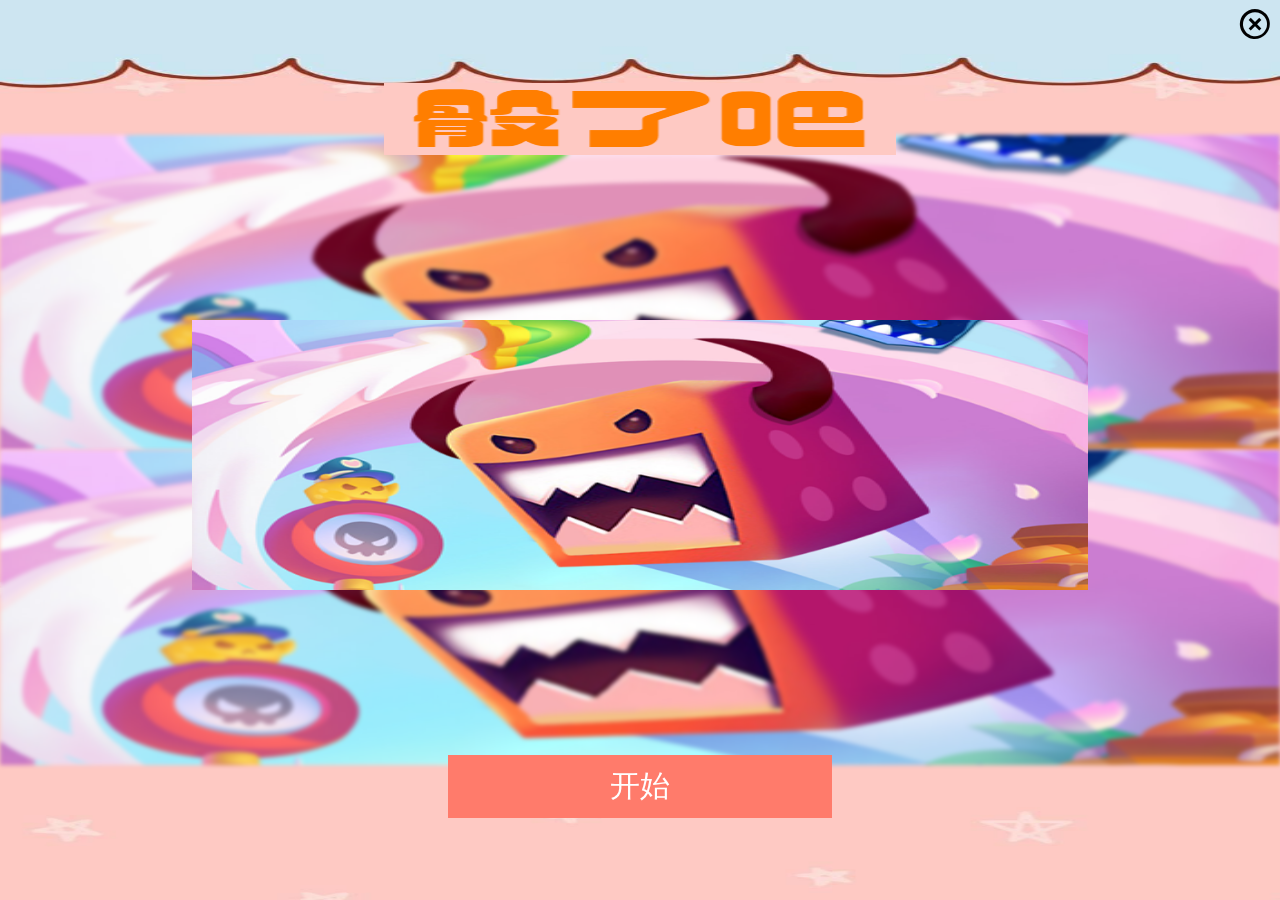
<file: index.html>
<!DOCTYPE html>
<html lang="en">

<head>
    <meta charset="UTF-8">
    <meta http-equiv="X-UA-Compatible" content="IE=edge">
    <meta name="viewport" content="width=device-width, initial-scale=1.0">
    <title>Document</title>
    <link rel="stylesheet" href="commom.css">
    <script src="js/jquery.min.js"></script>
    <style>
        .bbgpic {
            position: absolute;
            top: 0px;
            left: 0px;
            z-index: -1;
            height: 100%;
            width: 100%;
        }

        .bbgpic img {
            height: 100%;
            width: 100%;
        }

        .index {
            height: 100%;
            width: 100%;
            display: flex;
            flex-direction: column;
            justify-content: space-around;
            align-items: center;
        }

        .pic {
            width: 70%;
            height: 30%;
        }

        .pic img {
            height: 100%;
            width: 100%;
        }

        .bgpic {
            z-index: -1;
            position: absolute;
            top: 50%;
            left: 50%;
            transform: translate(-50%, -50%);
            width: 100%;
            height: 70%;
        }

        .bgpic img {
            width: 100%;
            height: 50%;
            filter: blur(2px);
        }

        .btn {
            width: 30%;
            height: 7%;
            background-color: rgb(255, 123, 107);

        }

        .btn button {
            color: #fff;
            height: 100%;
            width: 100%;
            font-size: 30px;
        }

        .name {
            width: 40%;
            height: 8%;
        }

        .name img {
            height: 100%;
            width: 100%;
        }

        .quit {
            position: absolute;
            top: 10px;
            right: 10px;
            font-family: 'icomoon';
            font-size: 30px;
        }
    </style>
</head>

<body>
    <div class="bbgpic">
        <img src="images/背景.jpg" alt="">
    </div>
    <div class="quit"></div>
    <div class="index">
        <div class="name">
            <img src="images/title.png" alt="">
        </div>
        <div class="pic">
            <img src="images/骰子背景2.jpeg" alt="">
            <!-- <img src="images/骰子背景2.jpeg" alt=""> -->
        </div>
        <div class="btn">
            <button>开始</button>
        </div>
        <div class="bgpic">
            <img src="images/骰子背景2.jpeg" alt="">
            <img src="images/骰子背景2.jpeg" alt="">
        </div>
    </div>
    <script>
        var btn = $(".btn")
        btn.on("touchend", function () {
            window.location.href = "mode.html"
        })
    </script>
</body>

</html>
</file>
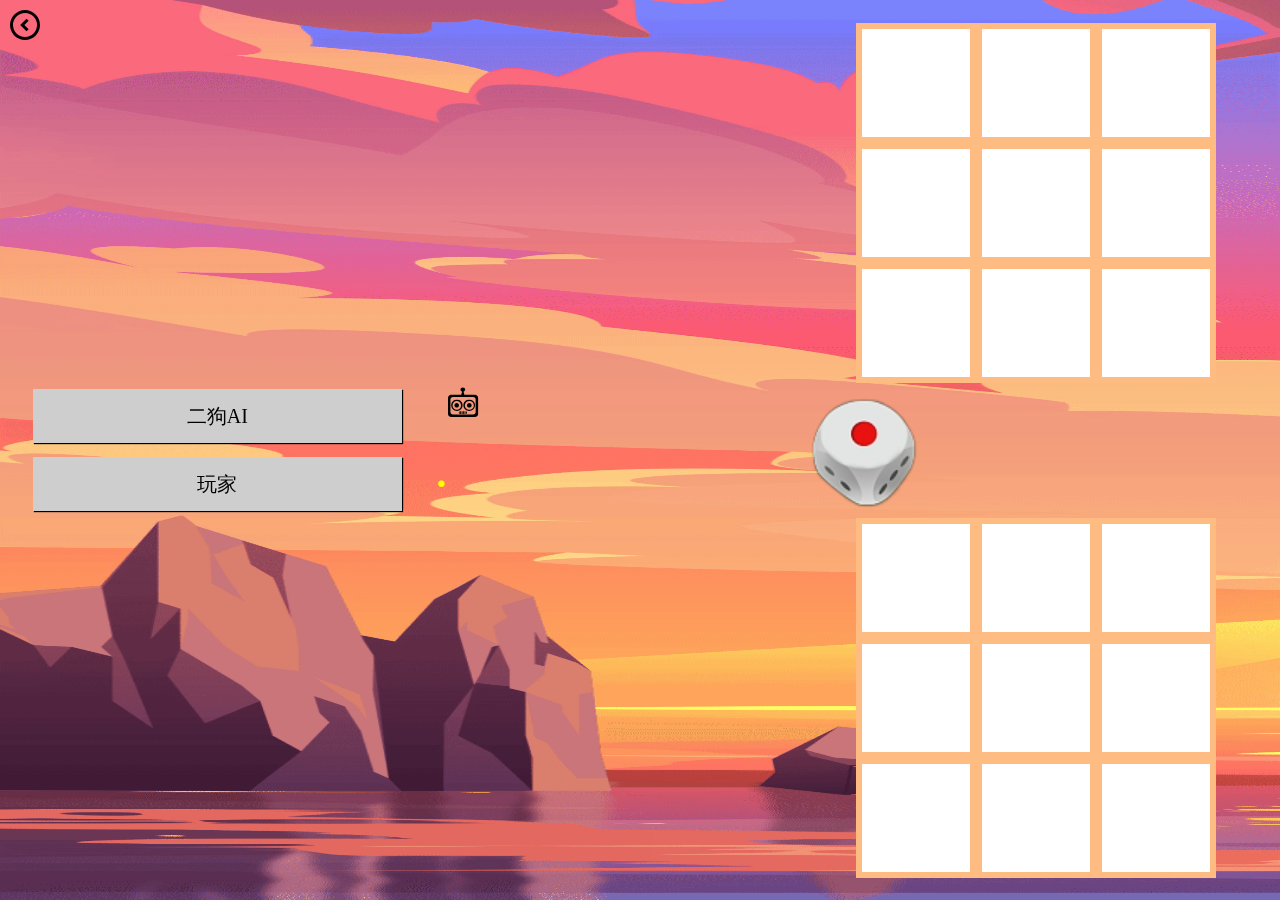
<file: humanVSAI.html>
<!DOCTYPE html>
<html lang="en">

<head>
    <meta charset="UTF-8">
    <meta http-equiv="X-UA-Compatible" content="IE=edge">
    <meta name="viewport"
        content="width=device-width, initial-scale=1.0, maximum-scale=1.0, minimum-scale=1.0, user-scalable=no">
    <title>Document</title>
    <link rel="stylesheet" href="commom.css">
    <script src="js/jquery.min.js"></script>
    <!-- <script src="js/global.js"></script> -->
    <script src="js/AI.js"></script>

    <style>
        .bgpic {
            position: absolute;
            top: 0px;
            left: 0px;
            z-index: -1;
            height: 100%;
            width: 100%;
        }

        .bgpic img {
            width: 100%;
            height: 100%;
        }

        .robot {
            font-family: 'icomoon';
            position: absolute;
            top: 43%;
            left: 35%;
            font-size: 30px;
        }
    </style>
</head>

<body>
    <div class="bgpic">
        <img src="images/背景.jpeg" alt="">
    </div>
    <div class="game">
        <div class="table disable">
            <i id="7"></i><i id="4"></i><i id="1"></i>
            <i id="8"></i><i id="5"></i><i id="2"></i>
            <i id="9"></i><i id="6"></i><i id="3"></i>
        </div>
        <div class="mid">
            <div class="block">
                <div class="id">
                    <i>二狗AI</i>
                    <i>玩家</i>
                </div>
                <div class="round">
                    <i></i>
                    <i></i>
                </div>
            </div>
            <div class="touzi">
                <img src="images/11.png" alt="">
                <img src="images/22.png" alt="">
                <img src="images/33.png" alt="">
                <img src="images/44.png" alt="">
                <img src="images/55.png" alt="">
                <img src="images/66.png" alt="">
                <img src="images/touzi.gif" alt="">
            </div>
        </div>
        <div class="table disable">
            <i id="7"></i><i id="4"></i><i id="1"></i>
            <i id="8"></i><i id="5"></i><i id="2"></i>
            <i id="9"></i><i id="6"></i><i id="3"></i>
        </div>
        <div class="mask">
            <div class="close">
                <div class="score"></div>
            </div>
        </div>
    </div>
    <div class="out"></div>
    <div class="robot"></div>

    <script>
        var table = $(".table");
        var t_h = table.css("height");
        table.css("width", t_h);
        var id_i = $(".id i");
        var i_h = id_i.css("height");
        id_i.css("lineHeight", i_h);
        var round_i = $(".round i");
        round_i.css("height", i_h)
        round_i.css("lineHeight", i_h);
        var touzi = $(".touzi");
        touzi.css("width", touzi.css("height"));
        var out = $(".out");
        out.on("touchend", function () {
            window.location.href = "mode.html";
        })
    </script>
</body>

</html>
</file>
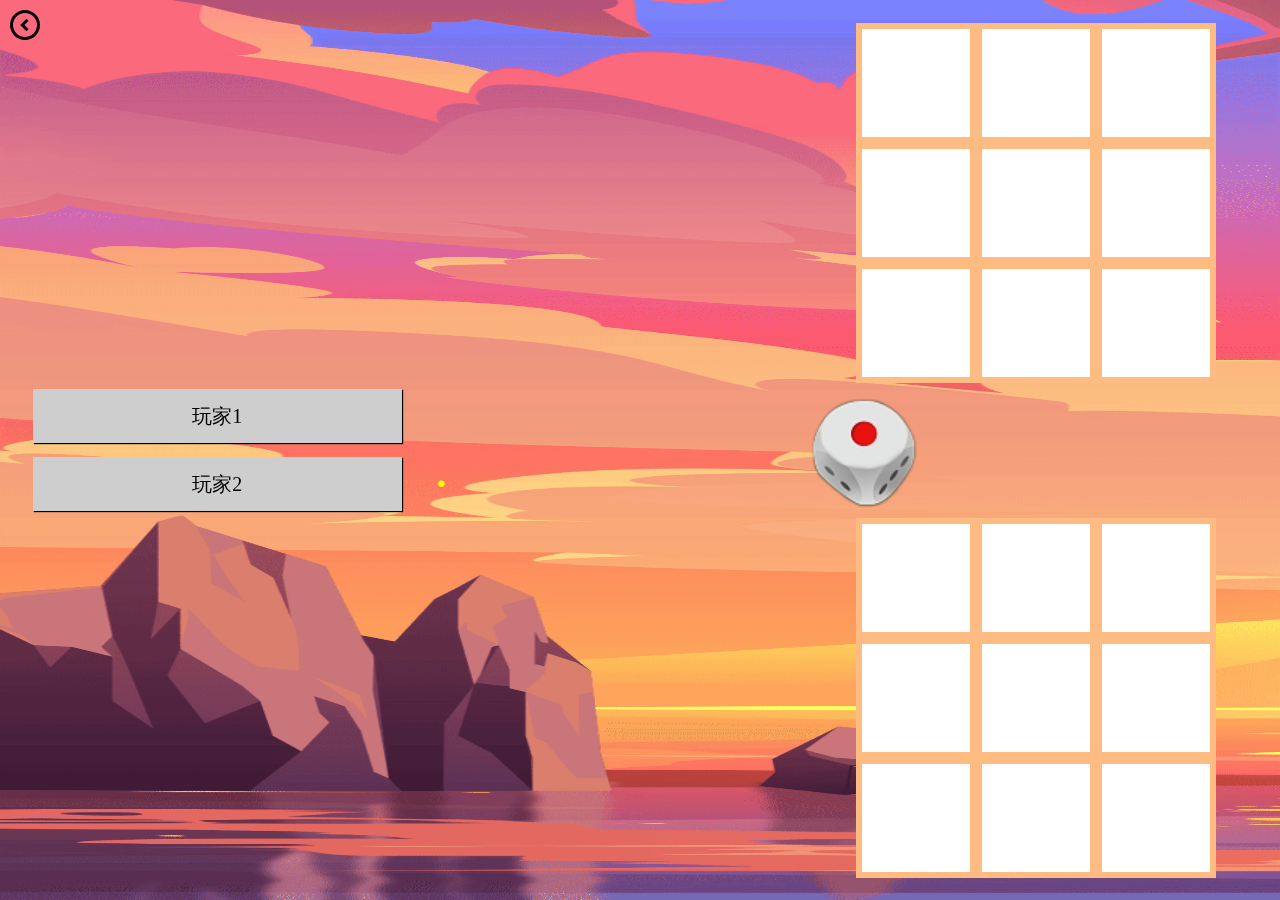
<file: localBattle.html>
<!DOCTYPE html>
<html lang="en">

<head>
    <meta charset="UTF-8">
    <meta http-equiv="X-UA-Compatible" content="IE=edge">
    <meta name="viewport"
        content="width=device-width, initial-scale=1.0, maximum-scale=1.0, minimum-scale=1.0, user-scalable=no">
    <title>Document</title>
    <link rel="stylesheet" href="commom.css">
    <script src="js/jquery.min.js"></script>
    <script src="js/global.js"></script>

    <style>
        .bgpic {
            position: absolute;
            top: 0px;
            left: 0px;
            z-index: -1;
            height: 100%;
            width: 100%;
        }

        .bgpic img {
            width: 100%;
            height: 100%;
        }
    </style>
</head>

<body>
    <div class="bgpic">
        <img src="images/背景.jpeg" alt="">
    </div>
    <div class="game">
        <div class="table disable">
            <i id="7"></i><i id="4"></i><i id="1"></i>
            <i id="8"></i><i id="5"></i><i id="2"></i>
            <i id="9"></i><i id="6"></i><i id="3"></i>
        </div>
        <div class="mid">
            <div class="block">
                <div class="id">
                    <i>玩家1</i>
                    <i>玩家2</i>
                </div>
                <div class="round">
                    <i></i>
                    <i></i>
                </div>
            </div>

            <div class="touzi">
                <img src="images/11.png" alt="">
                <img src="images/22.png" alt="">
                <img src="images/33.png" alt="">
                <img src="images/44.png" alt="">
                <img src="images/55.png" alt="">
                <img src="images/66.png" alt="">
                <img src="images/touzi.gif" alt="">
            </div>
        </div>
        <div class="table disable">
            <i id="7"></i><i id="4"></i><i id="1"></i>
            <i id="8"></i><i id="5"></i><i id="2"></i>
            <i id="9"></i><i id="6"></i><i id="3"></i>
        </div>
        <div class="mask">
            <div class="close">
                <div class="score"></div>
            </div>
        </div>
        <div class="out"></div>
    </div>

    <script>
        var table = $(".table");
        var t_h = table.css("height");
        table.css("width", t_h);
        var id_i = $(".id i");
        var i_h = id_i.css("height");
        id_i.css("lineHeight", i_h);
        var round_i = $(".round i");
        round_i.css("height", i_h)
        round_i.css("lineHeight", i_h);
        var touzi = $(".touzi");
        touzi.css("width", touzi.css("height"));
        var out = $(".out");
        out.on("touchend", function () {
            window.location.href = "mode.html";
        })
    </script>
</body>

</html>
</file>
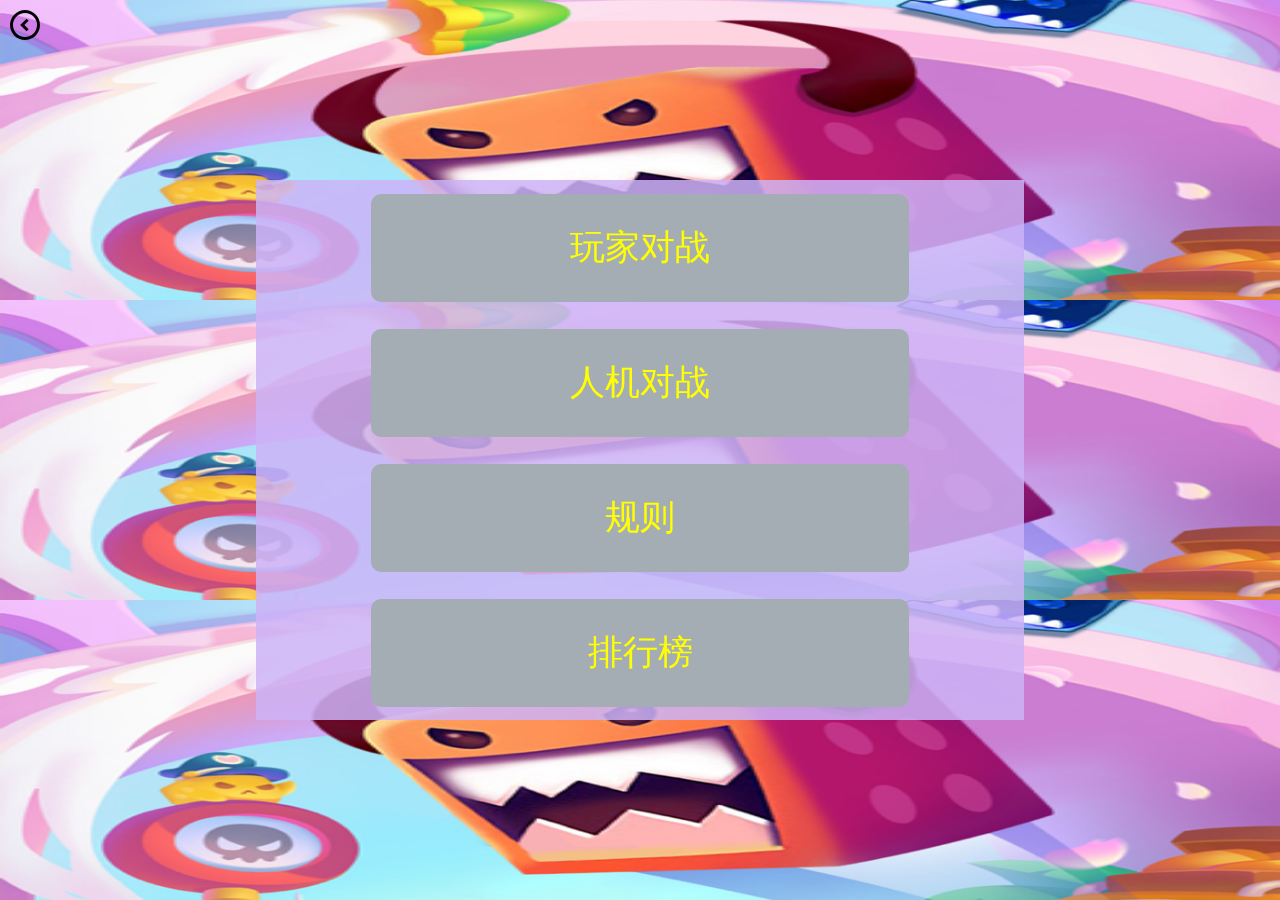
<file: mode.html>
<!DOCTYPE html>
<html lang="en">

<head>
    <meta charset="UTF-8">
    <meta http-equiv="X-UA-Compatible" content="IE=edge">
    <meta name="viewport" content="width=device-width, initial-scale=1.0">
    <title>Document</title>
    <link rel="stylesheet" href="commom.css">
    <script src="js/jquery.min.js"></script>
    <style>
        .bgpic {
            height: 100%;
            width: 100%;
        }

        .bgpic img {
            height: calc(100% / 3);
            width: 100%;
        }

        .mode {
            display: flex;
            flex-direction: column;
            justify-content: space-around;
            align-items: center;
            position: absolute;
            top: 50%;
            left: 50%;
            transform: translate(-50%, -50%);
            height: 60%;
            width: 60%;
            background-color: rgba(205, 179, 247, .85);
        }

        .mode button {
            flex: 0.2;
            color: yellow;
            font-size: 35px;
            width: 70%;
            border-radius: 10px;
            background-color: rgb(164, 173, 179)
        }
    </style>
</head>

<body>
    <div class="bgpic">
        <img src="images/骰子背景2.jpeg" alt="">
        <img src="images/骰子背景2.jpeg" alt="">
        <img src="images/骰子背景2.jpeg" alt="">
    </div>
    <div class="mode">
        <button>玩家对战</button>
        <button>人机对战</button>
        <button>规则</button>
        <button>排行榜</button>
    </div>
    <div class="out"></div>
    <script>
        var btn = $(".mode").find("button")
        btn.eq(0).on("touchend", function () {
            window.location.href = "playerBattle.html"
        })
        btn.eq(1).on("touchend", function () {
            window.location.href = "humanVSAI.html"
        })
        btn.eq(2).on("touchend", function () {
            window.location.href = "rule.html"
        })
        btn.eq(3).on("touchend", function () {
            window.location.href = "rankList.html"
        })
        var out = $(".out");
        out.on("touchend", function () {
            window.location.href = "index.html";
        })
    </script>
</body>

</html>
</file>
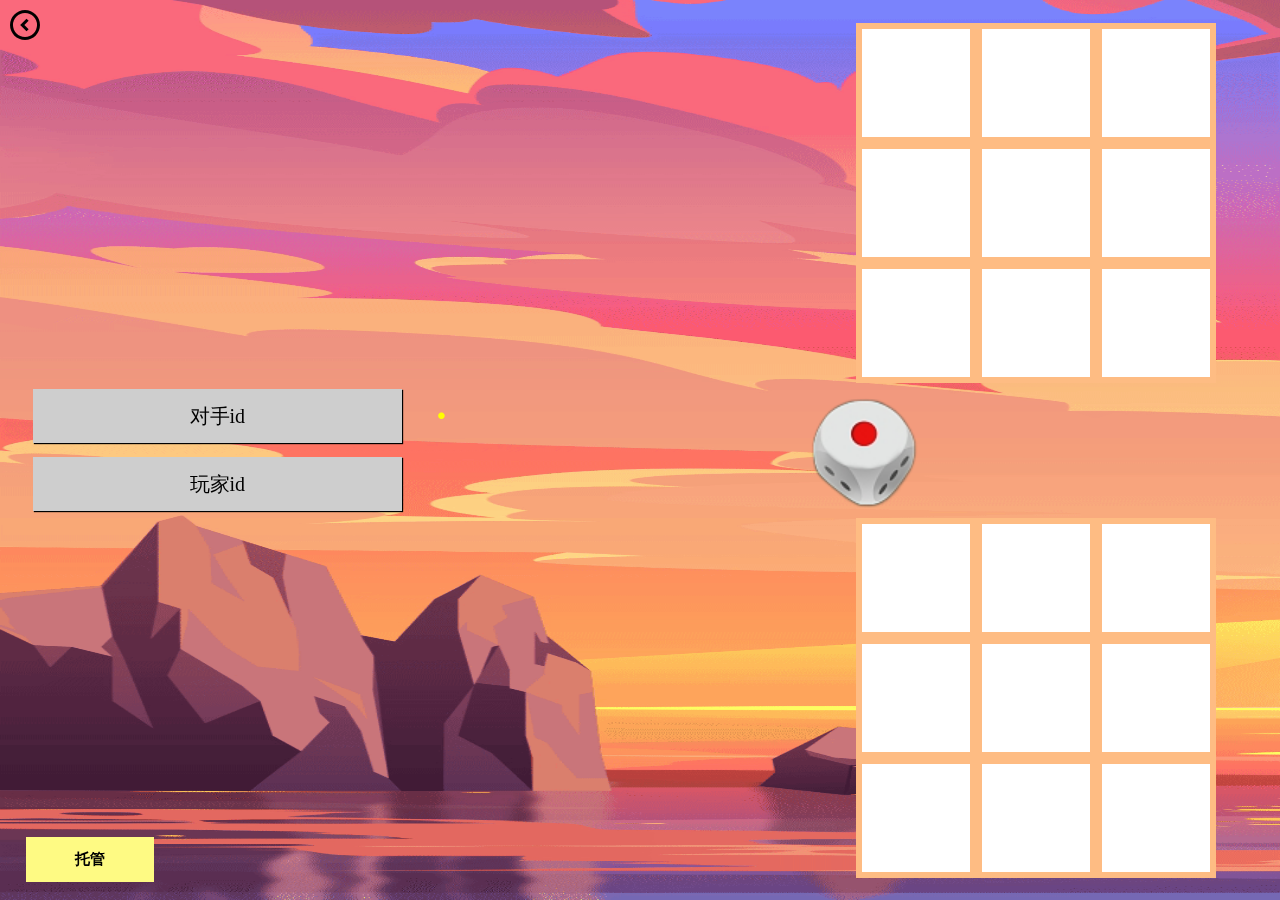
<file: onlineBattle.html>
<!DOCTYPE html>
<html lang="en">

<head>
    <meta charset="UTF-8">
    <meta http-equiv="X-UA-Compatible" content="IE=edge">
    <meta name="viewport"
        content="width=device-width, initial-scale=1.0, maximum-scale=1.0, minimum-scale=1.0, user-scalable=no">
    <title>Document</title>
    <link rel="stylesheet" href="commom.css">
    <script src="js/jquery.min.js"></script>
    <script src="js/global.js"></script>

    <style>
        .bgpic {
            position: absolute;
            top: 0px;
            left: 0px;
            z-index: -1;
            height: 100%;
            width: 100%;
        }

        .bgpic img {
            width: 100%;
            height: 100%;
        }

        .tuoguan {
            position: absolute;
            bottom: 2%;
            left: 2%;
            height: 5%;
            width: 10%;
            background-color: rgb(254, 250, 131);
        }

        .tuoguan button {
            height: 100%;
            width: 100%;
            font-size: 15px;
            font-weight: 700;
        }

        .robot {
            font-family: 'icomoon';
            position: absolute;
            top: 52%;
            left: 35%;
            display: none;
            font-size: 30px;
        }
    </style>
</head>

<body>
    <div class="bgpic">
        <img src="images/背景.jpeg" alt="">
    </div>
    <div class="game">
        <div class="table disable">
            <i id="7"></i><i id="4"></i><i id="1"></i>
            <i id="8"></i><i id="5"></i><i id="2"></i>
            <i id="9"></i><i id="6"></i><i id="3"></i>
        </div>
        <div class="mid">
            <div class="block">
                <div class="id">
                    <i>对手id</i>
                    <i>玩家id</i>
                </div>
                <div class="round">
                    <i></i>
                    <i></i>
                </div>
            </div>
            <div class="touzi">
                <img src="images/11.png" alt="">
                <img src="images/22.png" alt="">
                <img src="images/33.png" alt="">
                <img src="images/44.png" alt="">
                <img src="images/55.png" alt="">
                <img src="images/66.png" alt="">
                <img src="images/touzi.gif" alt="">
            </div>
        </div>
        <div class="table disable">
            <i id="7"></i><i id="4"></i><i id="1"></i>
            <i id="8"></i><i id="5"></i><i id="2"></i>
            <i id="9"></i><i id="6"></i><i id="3"></i>
        </div>
        <div class="tuoguan">
            <button>托管</button>
        </div>
        <div class="mask">
            <div class="close">
                <div class="score"></div>
            </div>
        </div>
    </div>
    <div class="out"></div>
    <div class="robot"></div>

    <script>
        var table = $(".table");
        var t_h = table.css("height");
        table.css("width", t_h);
        var id_i = $(".id i");
        var i_h = id_i.css("height");
        id_i.css("lineHeight", i_h);
        var round_i = $(".round i");
        round_i.css("height", i_h)
        round_i.css("lineHeight", i_h);
        var touzi = $(".touzi");
        touzi.css("width", touzi.css("height"));
        var out = $(".out");
        out.on("touchend", function () {
            window.location.href = "mode.html";
        })
    </script>
</body>

</html>
</file>
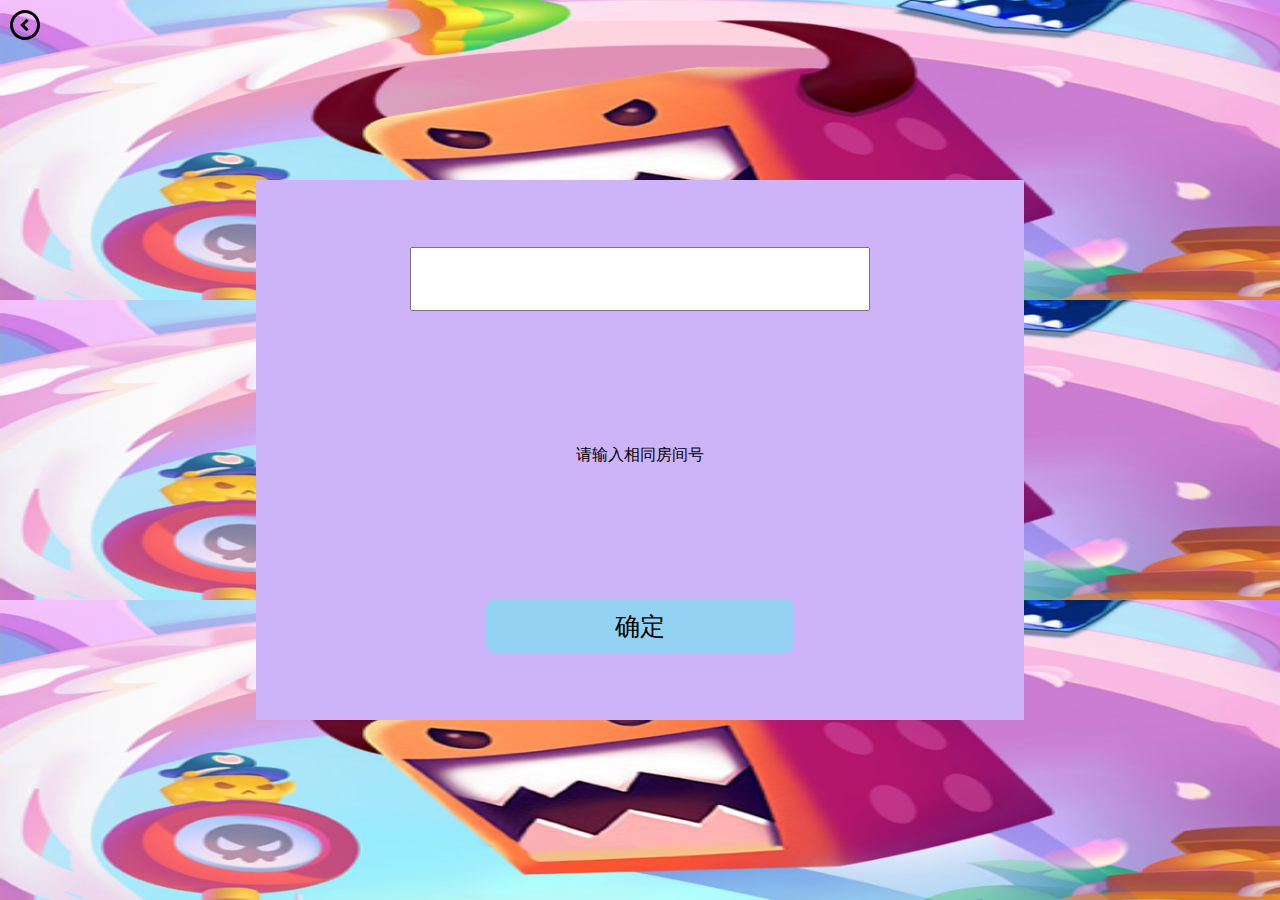
<file: onlineBattleEntry.html>
<!DOCTYPE html>
<html lang="en">

<head>
    <meta charset="UTF-8">
    <meta http-equiv="X-UA-Compatible" content="IE=edge">
    <meta name="viewport" content="width=device-width, initial-scale=1.0">
    <title>Document</title>
    <link rel="stylesheet" href="commom.css">
    <script src="js/jquery.min.js"></script>
    <style>
        .bgpic {
            height: 100%;
            width: 100%;
        }

        .bgpic img {
            height: calc(100% / 3);
            width: 100%;
        }

        .room {
            display: flex;
            flex-direction: column;
            justify-content: space-around;
            align-items: center;
            position: absolute;
            top: 50%;
            left: 50%;
            transform: translate(-50%, -50%);
            height: 60%;
            width: 60%;
            background-color: rgb(205, 179, 247);
        }

        .room button {
            width: 40%;
            height: 10%;
            font-size: 25px;
            background-color: rgb(147, 210, 243);
            border-radius: 10px;

        }

        .room input {
            width: 60%;
            height: 12%;
        }
    </style>
</head>

<body>
    <div class="bgpic">
        <img src="images/骰子背景2.jpeg" alt="">
        <img src="images/骰子背景2.jpeg" alt="">
        <img src="images/骰子背景2.jpeg" alt="">
    </div>
    <div class="room">
        <input type="number">
        <p>请输入相同房间号</p>
        <button>确定</button>
    </div>
    <div class="out"></div>
    <script>
        var out = $(".out");
        out.on("touchend", function () {
            window.location.href = "mode.html";
        })
    </script>
</body>

</html>
</file>
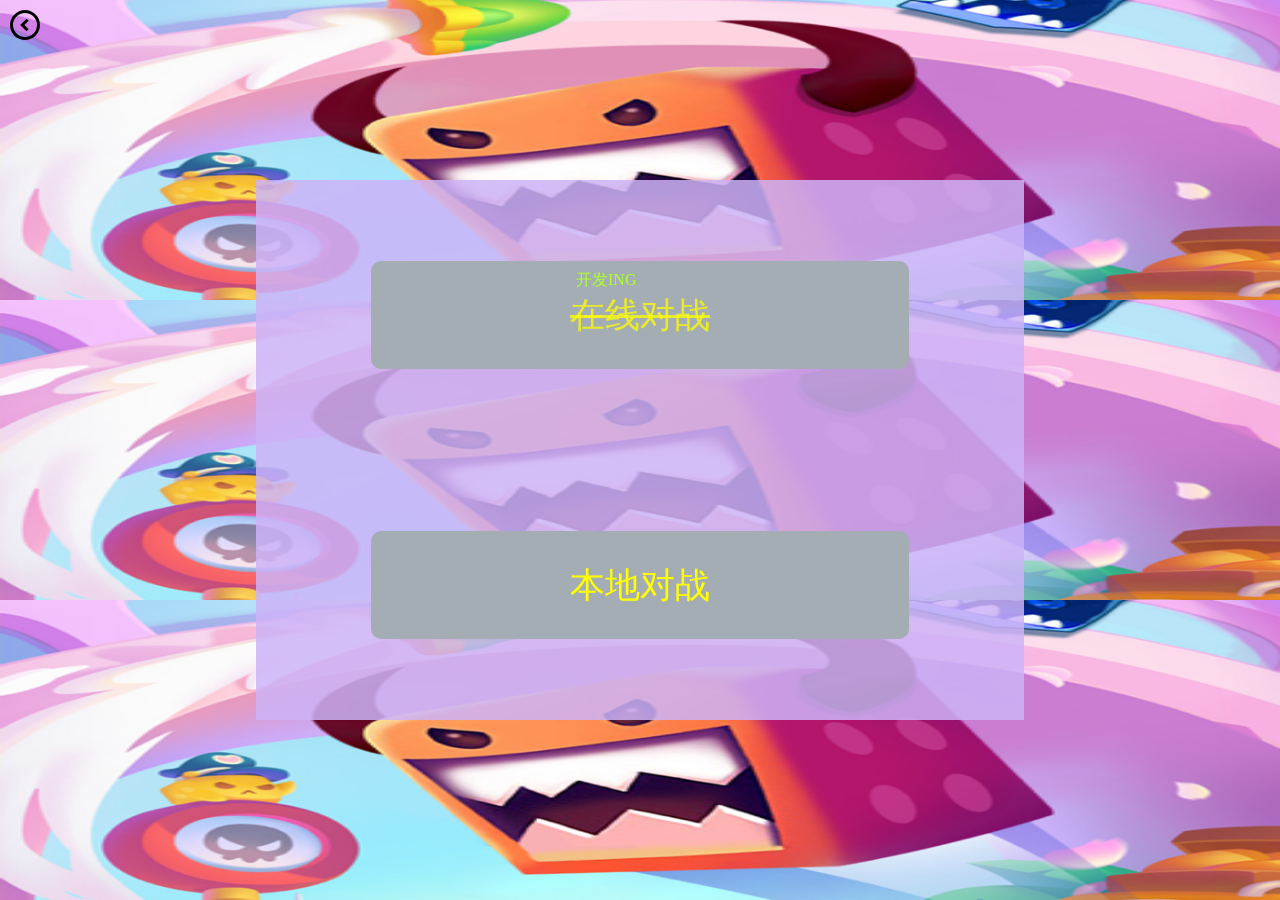
<file: playerBattle.html>
<!DOCTYPE html>
<html lang="en">

<head>
    <meta charset="UTF-8">
    <meta http-equiv="X-UA-Compatible" content="IE=edge">
    <meta name="viewport" content="width=device-width, initial-scale=1.0">
    <title>Document</title>
    <link rel="stylesheet" href="commom.css">
    <script src="js/jquery.min.js"></script>
    <style>
        .bgpic {
            height: 100%;
            width: 100%;
        }

        .bgpic img {
            height: calc(100% / 3);
            width: 100%;
        }

        .mode {
            display: flex;
            flex-direction: column;
            justify-content: space-around;
            align-items: center;
            position: absolute;
            top: 50%;
            left: 50%;
            transform: translate(-50%, -50%);
            height: 60%;
            width: 60%;
            background-color: rgba(205, 179, 247, 0.85);
        }


        .mode button {
            flex: 0.2;
            color: yellow;
            font-size: 35px;
            width: 70%;
            border-radius: 10px;
            background-color: rgb(164, 173, 179)
        }

        .info {
            position: absolute;
            top: 30%;
            left: 45%;
            color: greenyellow;
        }
    </style>
</head>

<body>
    <div class="bgpic">
        <img src="images/骰子背景2.jpeg" alt="">
        <img src="images/骰子背景2.jpeg" alt="">
        <img src="images/骰子背景2.jpeg" alt="">
    </div>
    <div class="mode">
        <button style="text-decoration:line-through; color:rgba(255, 255, 0, 0.75);">在线对战</button>
        <button>本地对战</button>
    </div>
    <div class="info">开发ING</div>
    <div class="out"></div>
    <script>
        var btn = $(".mode").find("button")
        // btn.eq(0).on("touchend", function () {
        //     window.location.href = "在线对战入口.html"
        // })
        btn.eq(1).on("touchend", function () {
            window.location.href = "localBattle.html"
        })
        var out = $(".out");
        out.on("touchend", function () {
            window.location.href = "mode.html";
        })
    </script>
</body>

</html>
</file>
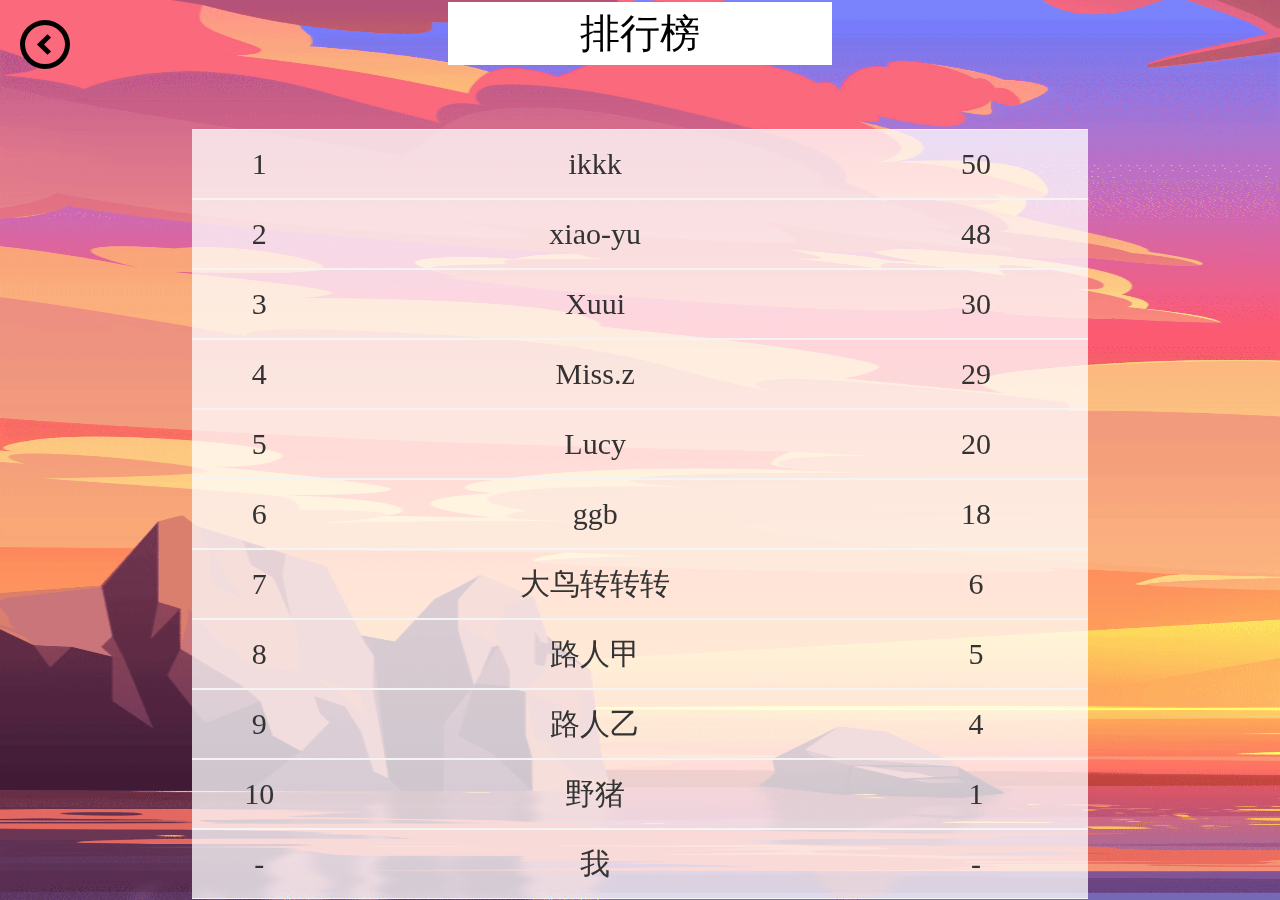
<file: rankList.html>
<!DOCTYPE html>
<html lang="en">

<head>
    <meta charset="UTF-8">
    <meta http-equiv="X-UA-Compatible" content="IE=edge">
    <meta name="divport" content="width=device-width, initial-scale=1.0">
    <title>Document</title>
    <script src="js/jquery.min.js"></script>
    <style>
        * {
            padding: 0;
            margin: 0;
            box-sizing: border-box;
        }

        body {
            position: fixed;
            left: 0;
            top: 0;
            width: 100%;
            height: 100%;
        }

        img {
            display: block;
            height: 100%;
            width: 100%;
        }

        .bgpic {
            position: absolute;
            top: 0px;
            left: 0px;
            z-index: -1;
            height: 100%;
            width: 100%;
        }

        .range {
            height: 100%;
            width: 100%;
            display: flex;
            flex-direction: column;
            justify-content: center;
            align-items: center;
        }

        .title {
            width: 30%;
            height: 7%;
            text-align: center;
            font-size: 40px;
            background-color: #fff;
            margin-bottom: 5%;
            line-height: 100%;
        }

        .table {
            width: 70%;
            color: #333333;
        }

        .tab_tr {
            width: 100%;
            position: relative;
            height: 70px;
            border-top: #E8E8E8 solid 1px;
            border-bottom: #E8E8E8 solid 1px;
            background-color: rgba(255, 255, 255, 0.5);
            display: flex;
            align-items: center;
            justify-content: center;
        }

        .tr_td1 {
            width: 15%;
            height: 70px;
            background-color: rgba(255, 255, 255, 0.5);
            display: flex;
            align-items: center;
            justify-content: center;
        }

        .tr_td2 {
            width: 60%;
            height: 70px;
            background-color: rgba(255, 255, 255, 0.5);
            display: flex;
            align-items: center;
            justify-content: center;
        }

        .tr_td3 {
            width: 25%;
            height: 70px;
            background-color: rgba(255, 255, 255, 0.5);
            display: flex;
            align-items: center;
            justify-content: center;
        }

        .text {
            font-size: 30px;
            font-family: PingFangHK-Regular, PingFangHK;
            font-weight: 400;
            color: rgba(51, 51, 51, 1);
            line-height: 40px;
        }

        .th_text {
            font-size: 30px;
            font-family: PingFangSC-Regular, PingFang SC;
            font-weight: 400;
            color: rgba(51, 51, 51, 1);
            line-height: 30px;
        }

        @font-face {
            font-family: 'icomoon';
            src: url('fonts/icomoon.eot?iawvpf');
            src: url('fonts/icomoon.eot?iawvpf#iefix') format('embedded-opentype'),
                url('fonts/icomoon.ttf?iawvpf') format('truetype'),
                url('fonts/icomoon.woff?iawvpf') format('woff'),
                url('fonts/icomoon.svg?iawvpf#icomoon') format('svg');
            font-weight: normal;
            font-style: normal;
            font-display: block;
        }

        .out {
            position: absolute;
            top: 20px;
            left: 20px;
            font-family: 'icomoon';
            font-size: 50px;
        }
    </style>
</head>

<body>
    <div class="bgpic">
        <img src="images/背景.jpeg" alt="">
    </div>
    <div class="range">
        <div class="title">
            排行榜
        </div>
        <div class="table">
            <div class="tab_tr">
                <div class="tr_td1 text"><span>1</span></div>
                <div class="tr_td2 text"><span>ikkk</span></div>
                <div class="tr_td3 text"><span>50</span></div>
            </div>
            <div class="tab_tr">
                <div class="tr_td1 text"><span>2</span></div>
                <div class="tr_td2 text"><span>xiao-yu</span></div>
                <div class="tr_td3 text"><span>48</span></div>
            </div>
            <div class="tab_tr">
                <div class="tr_td1 text"><span>3</span></div>
                <div class="tr_td2 text"><span>Xuui</span></div>
                <div class="tr_td3 text"><span>30</span></div>
            </div>
            <div class="tab_tr">
                <div class="tr_td1 text"><span>4</span></div>
                <div class="tr_td2 text"><span>Miss.z</span></div>
                <div class="tr_td3 text"><span>29</span></div>
            </div>
            <div class="tab_tr">
                <div class="tr_td1 text"><span>5</span></div>
                <div class="tr_td2 text"><span>Lucy</span></div>
                <div class="tr_td3 text"><span>20</span></div>
            </div>
            <div class="tab_tr">
                <div class="tr_td1 text"><span>6</span></div>
                <div class="tr_td2 text"><span>ggb</span></div>
                <div class="tr_td3 text"><span>18</span></div>
            </div>
            <div class="tab_tr">
                <div class="tr_td1 text"><span>7</span></div>
                <div class="tr_td2 text"><span>大鸟转转转</span></div>
                <div class="tr_td3 text"><span>6</span></div>
            </div>
            <div class="tab_tr">
                <div class="tr_td1 text"><span>8</span></div>
                <div class="tr_td2 text"><span>路人甲</span></div>
                <div class="tr_td3 text"><span>5</span></div>
            </div>
            <div class="tab_tr">
                <div class="tr_td1 text"><span>9</span></div>
                <div class="tr_td2 text"><span>路人乙</span></div>
                <div class="tr_td3 text"><span>4</span></div>
            </div>
            <div class="tab_tr">
                <div class="tr_td1 text"><span>10</span></div>
                <div class="tr_td2 text"><span>野猪</span></div>
                <div class="tr_td3 text"><span>1</span></div>
            </div>
            <div class="tab_tr">
                <div class="tr_td1 text"><span>-</span></div>
                <div class="tr_td2 text"><span>我</span></div>
                <div class="tr_td3 text"><span>-</span></div>
            </div>
        </div>
    </div>
    <div class="out"></div>

    <script>
        var title = $(".title");
        var t_h = title.css("height");
        title.css("lineHeight", t_h);
        var out = $(".out");
        out.on("touchend", function () {
            window.location.href = "mode.html";
        })
    </script>
</body>

</html>
</file>
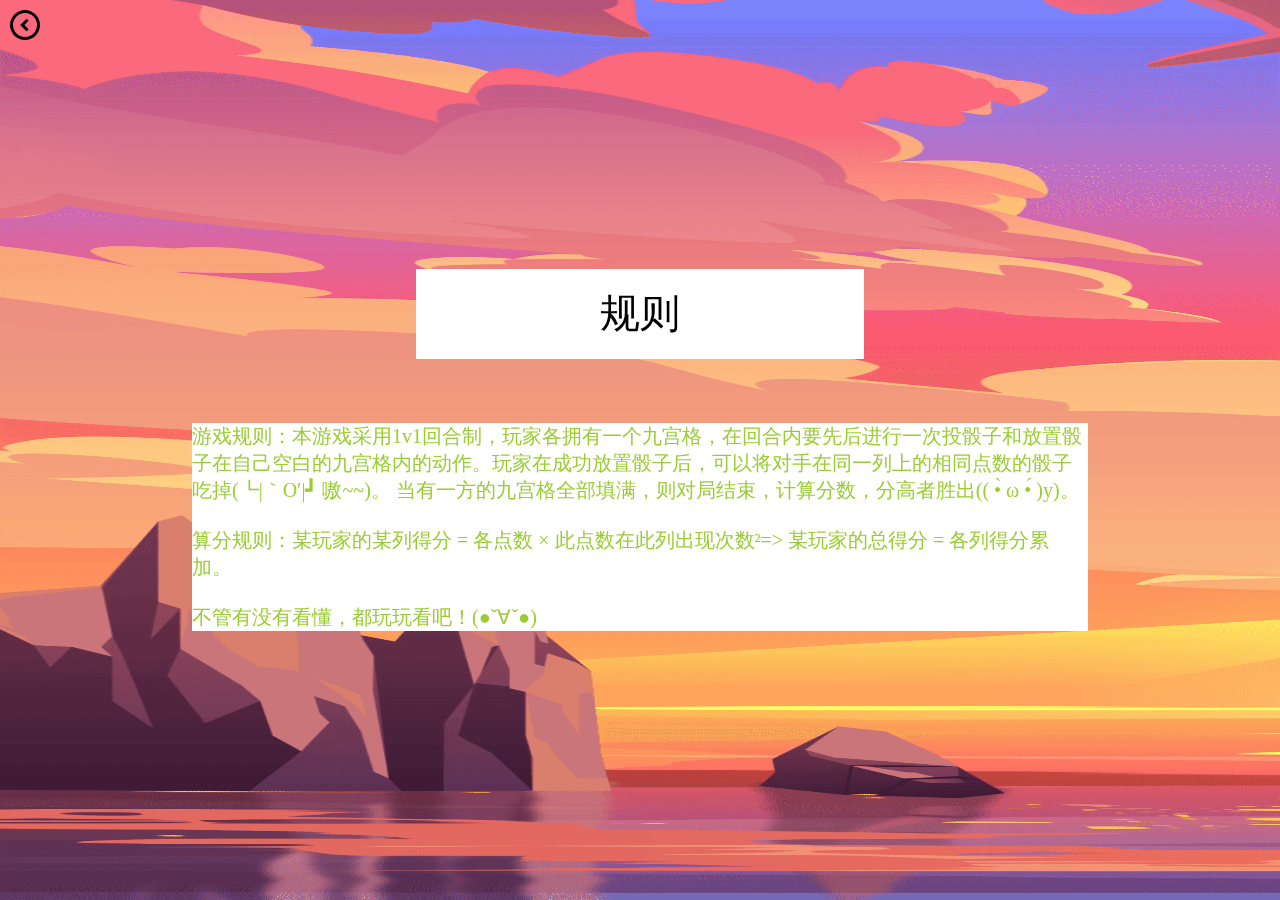
<file: rule.html>
<!DOCTYPE html>
<html lang="en">

<head>
    <meta charset="UTF-8">
    <meta http-equiv="X-UA-Compatible" content="IE=edge">
    <meta name="viewport" content="width=device-width, initial-scale=1.0">
    <title>Document</title>
    <link rel="stylesheet" href="commom.css">
    <script src="js/jquery.min.js"></script>
    <style>
        .bgpic {
            position: absolute;
            top: 0px;
            left: 0px;
            z-index: -1;
            height: 100%;
            width: 100%;
        }

        .bgpic img {
            width: 100%;
            height: 100%;
        }

        .rule {
            height: 100%;
            width: 100%;
            display: flex;
            flex-direction: column;
            justify-content: center;
            align-items: center;
        }

        .title {
            width: 35%;
            height: 10%;
            text-align: center;
            font-size: 40px;
            background-color: #fff;
            margin-bottom: 5%;
        }

        .detail {
            width: 70%;
            /* height: 50%; */
            font-size: 20px;
            background-color: #fff;
            color: yellowgreen;
        }
    </style>
</head>

<body>
    <div class="bgpic">
        <img src="images/背景.jpeg" alt="">
    </div>
    <div class="rule">
        <div class="title">
            规则
        </div>
        <div class="detail">
            游戏规则：本游戏采用1v1回合制，玩家各拥有一个九宫格，在回合内要先后进行一次投骰子和放置骰子在自己空白的九宫格内的动作。玩家在成功放置骰子后，可以将对手在同一列上的相同点数的骰子吃掉(┗|｀O′|┛ 嗷~~)。
            当有一方的九宫格全部填满，则对局结束，计算分数，分高者胜出(( •̀ ω •́ )y)。<br><br>
            算分规则：某玩家的某列得分 = 各点数 × 此点数在此列出现次数²=>


            某玩家的总得分 = 各列得分累加。<br><br>
            不管有没有看懂，都玩玩看吧！(●ˇ∀ˇ●)
        </div>
        <div class="out"></div>
    </div>
</body>

<script>
    var title = $(".title");
    var t_h = title.css("height");
    title.css("lineHeight", t_h);
    var out = $(".out");
    out.on("touchend", function () {
        window.location.href = "mode.html";
    })
</script>

</html>
</file>
<file: commom.css>
* {
    padding: 0;
    margin: 0;
    box-sizing: border-box;
}

li {
    list-style: none;
}

a {
    text-decoration: none;
    color: black;
}

img {
    display: block;
}

button {
    border: 0;
    background-color: transparent;
    outline: none;
}

i {
    font-style: normal;
}

/* html {
    用于 获取 屏幕的可视宽高
    height: 100%;
    width: 100%;
    overflow: hidden;
} */

/* body {
    让 body 初始 width 和 height 就 等于 页面可视区域的 宽高
    position: fixed;
    left: 0;
    top: 0;
    width: 100%;
    height: 100%;
} */

body {
    position: fixed;
    left: 0;
    top: 0;
    width: 100%;
    height: 100%;
}

.game {
    height: 100%;
    width: 100%;
    display: flex;
    flex-direction: column;
    justify-content: center;
    align-items: flex-end;
}

.table {
    background-color: rgb(254, 188, 131);
    height: 40%;
    width: 60%;
    display: flex;
    flex-wrap: wrap;
    justify-content: space-around;
    align-content: space-around;
    margin-right: 5%;
}

.table i {
    width: 30%;
    height: 30%;
    background-color: #fff;
}

.table i img {
    height: 100%;
    width: 100%;
}

.mid {
    height: 15%;
    width: 100%;
    display: flex;
}

.block {
    width: 35%;
    height: 100%;
    display: flex;
}

.id {
    flex: 1;
    height: 100%;
    display: flex;
    flex-direction: column;
    justify-content: space-around;
    align-items: center;
}

.id i {
    height: 40%;
    width: 85%;
    background-color: rgb(206, 206, 206);
    text-align: center;
    font-size: 20px;
    box-shadow: 1px 1px 1px;
}

.round {
    display: flex;
    flex-direction: column;
    justify-content: space-around;
    align-items: center;

}

.round i {
    color: yellow;
    font-size: 40px;
    font-weight: 700;
}

.touzi {
    height: 100%;
    margin: auto;
}

.touzi img {
    height: 100%;
    width: 100%;
    display: none;
}

.touzi img:first-child {
    display: block;
}

.mask {
    position: fixed;
    top: 0;
    right: 0;
    bottom: 0;
    left: 0;
    background-color: rgba(221, 221, 221, .5);
    display: none;
}

.close {
    width: 50%;
    position: absolute;
    top: 50%;
    left: 50%;
    transform: translate(-50%, -50%);
    padding: 10px;
    background: #fff;
    border-radius: 10px;
}

.score {
    text-align: center;
    color: skyblue;
    font-size: 20px;
}

.disable {
    pointer-events: none;
}

@font-face {
    font-family: 'icomoon';
    src: url('fonts/icomoon.eot?iawvpf');
    src: url('fonts/icomoon.eot?iawvpf#iefix') format('embedded-opentype'),
        url('fonts/icomoon.ttf?iawvpf') format('truetype'),
        url('fonts/icomoon.woff?iawvpf') format('woff'),
        url('fonts/icomoon.svg?iawvpf#icomoon') format('svg');
    font-weight: normal;
    font-style: normal;
    font-display: block;
}

.out {
    position: absolute;
    top: 10px;
    left: 10px;
    font-family: 'icomoon';
    font-size: 30px;
}
</file>
